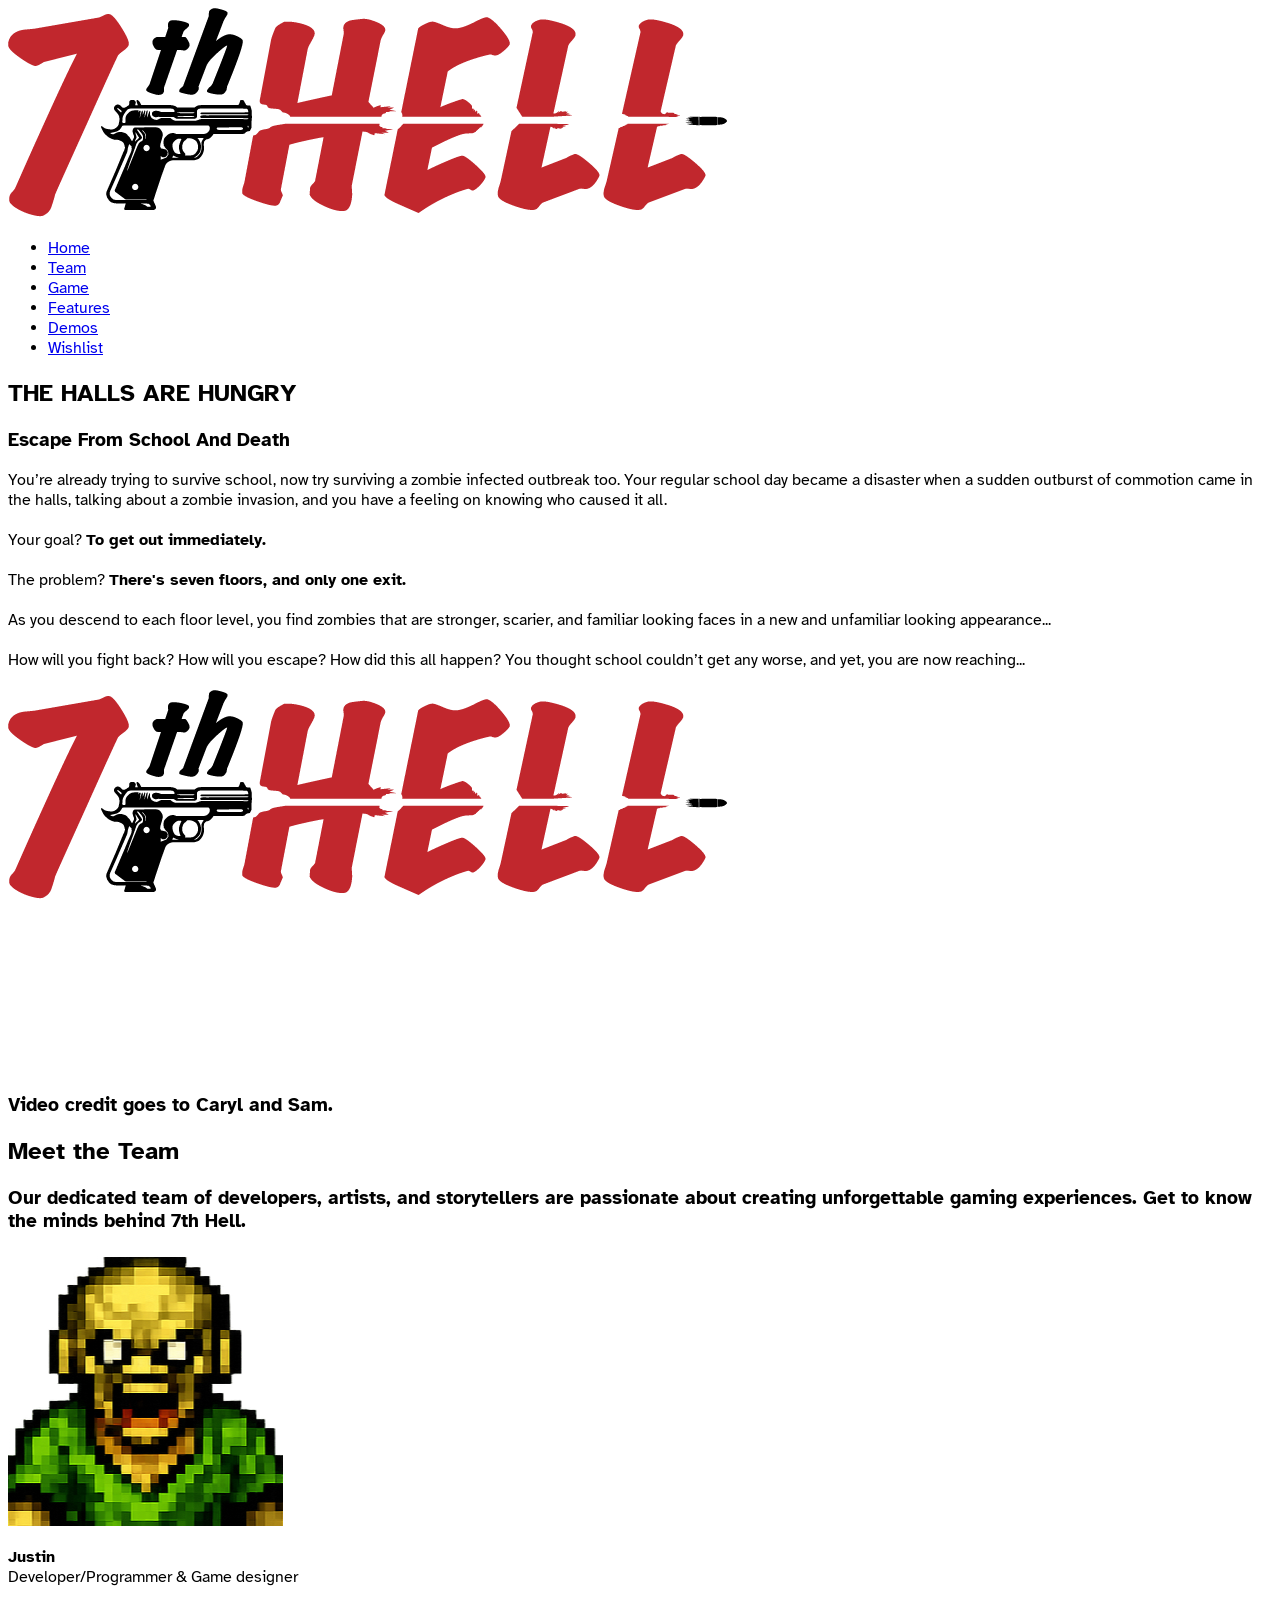
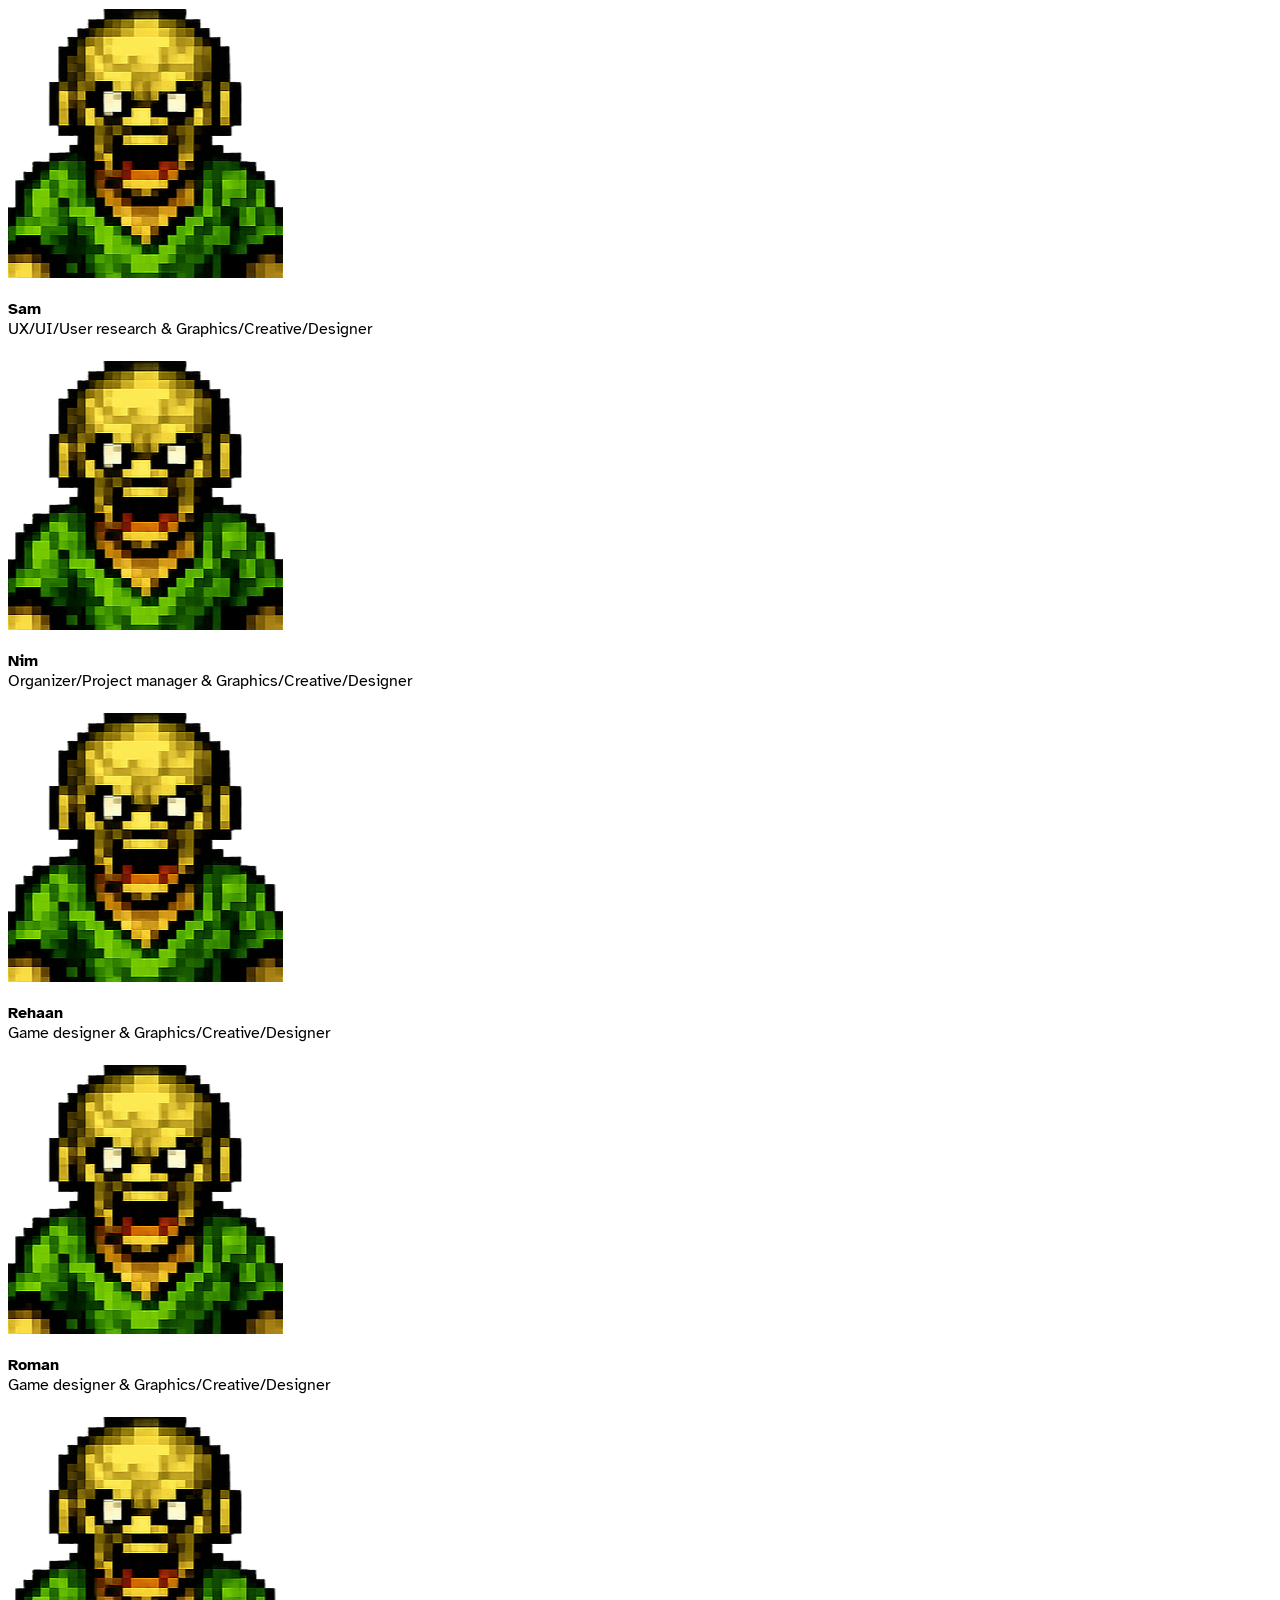
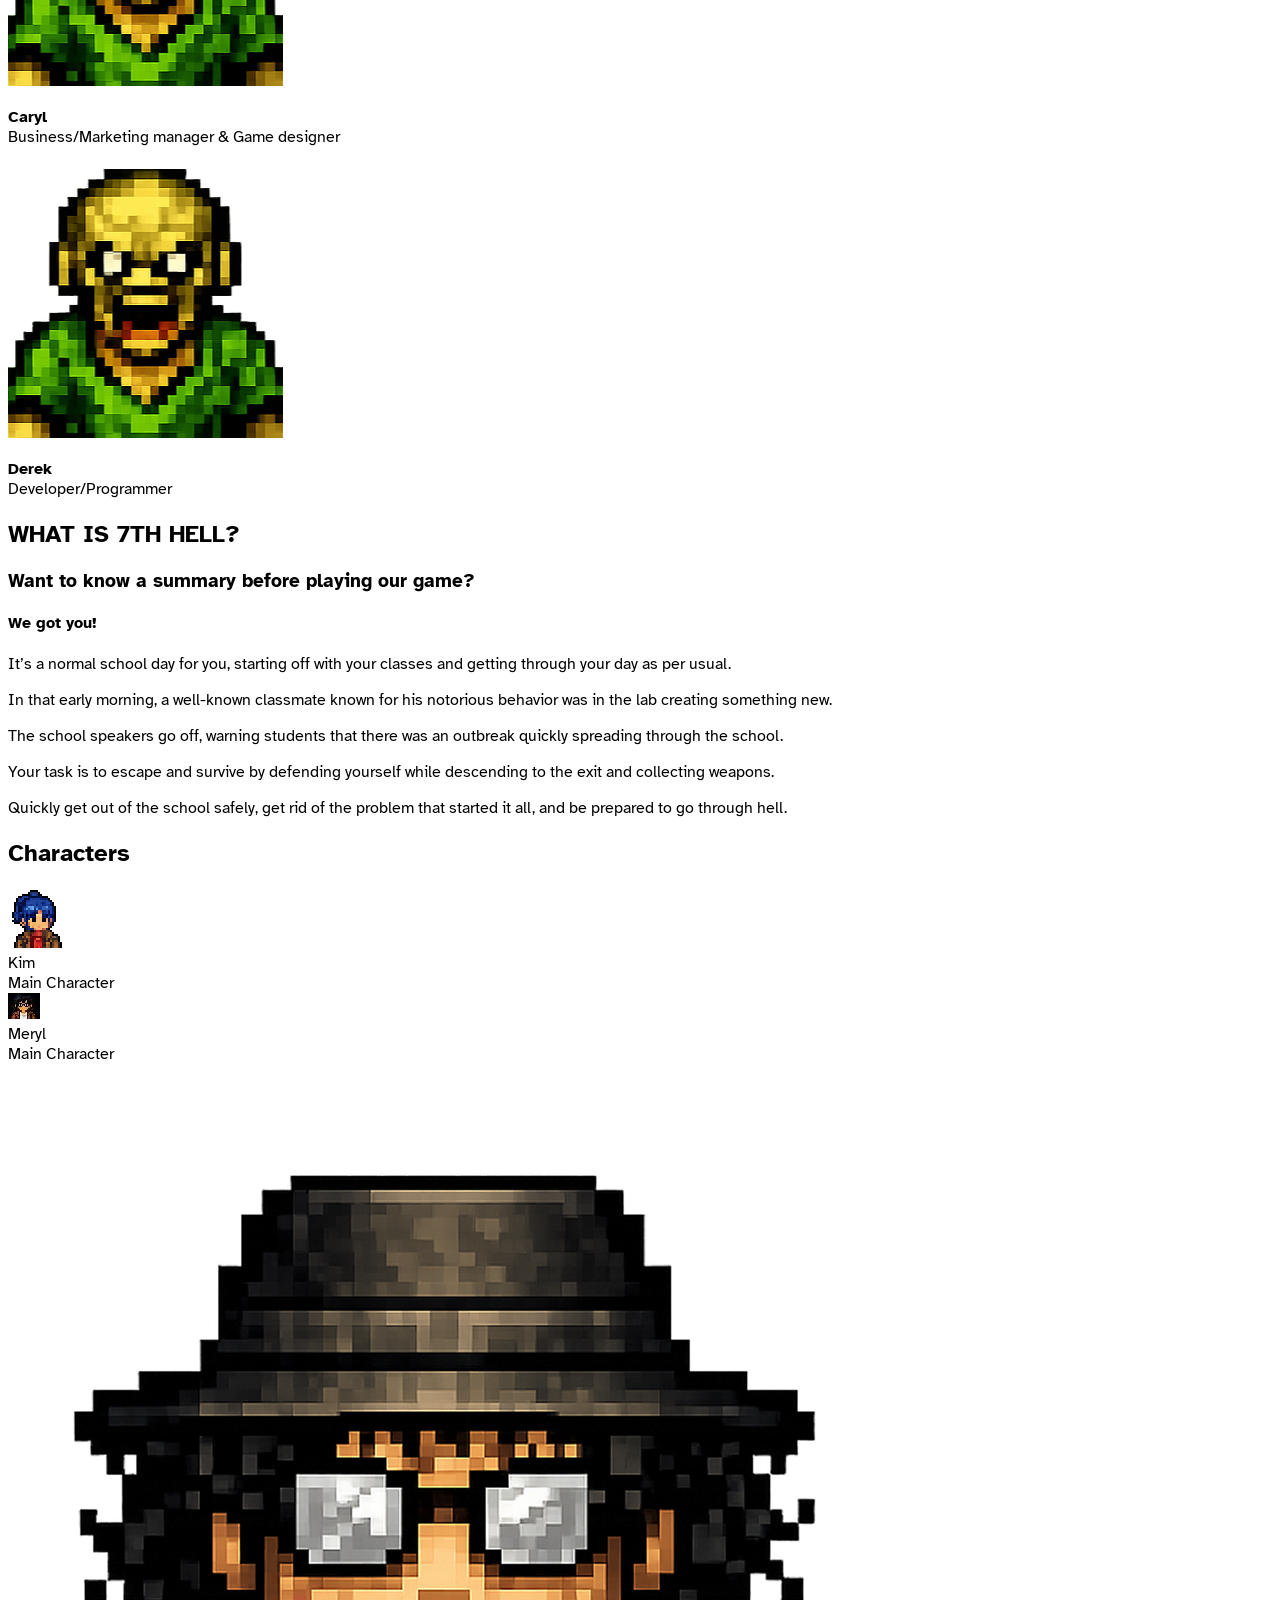
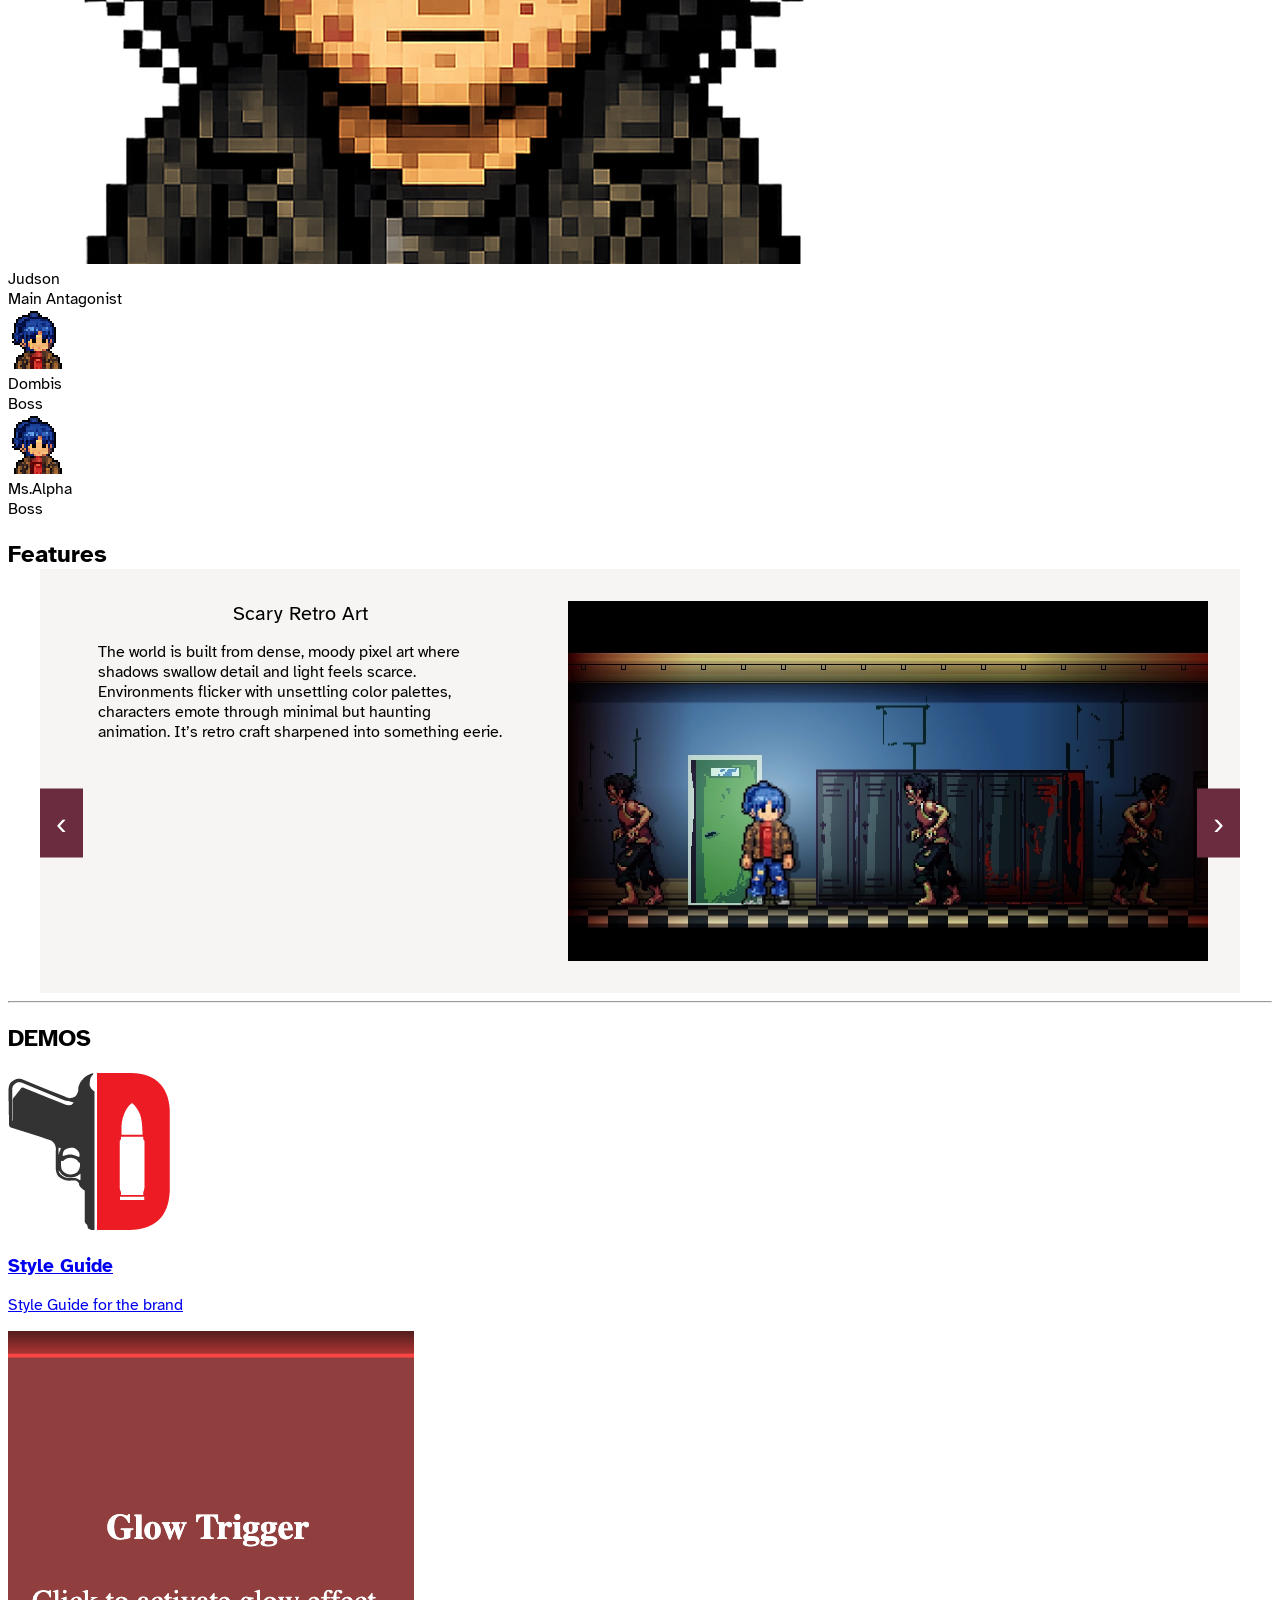
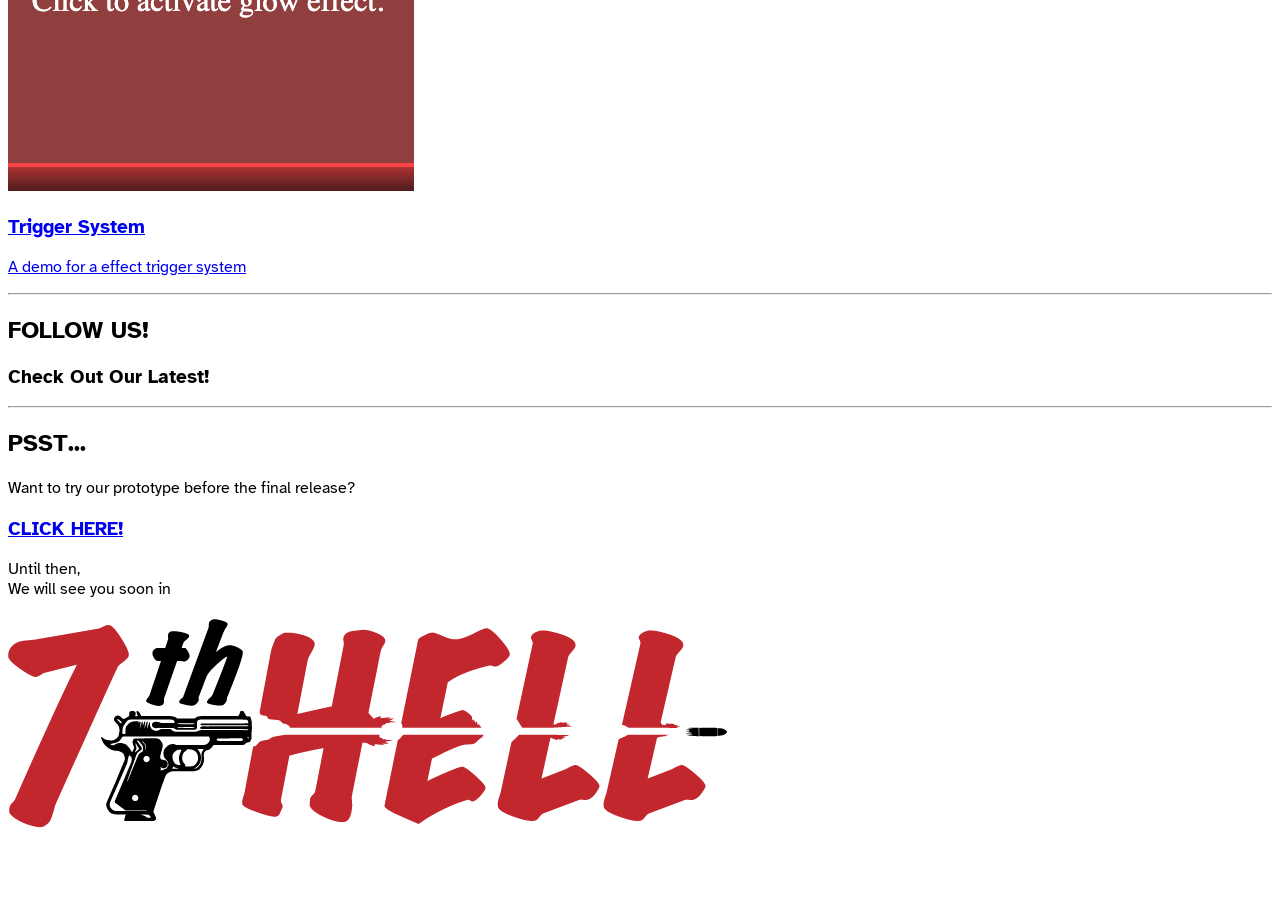
<file: index.html>
<!doctype html>
<html lang="en">
    <head>
        <meta charset="UTF-8" />
        <meta name="viewport" content="width=device-width, initial-scale=1.0" />

        <link rel="preconnect" href="https://fonts.googleapis.com" />
        <link rel="preconnect" href="https://fonts.gstatic.com" crossorigin />
        <link
            href="https://fonts.googleapis.com/css2?family=Atkinson+Hyperlegible:ital,wght@0,400;0,700;1,400;1,700&display=swap"
            rel="stylesheet"
        />

        <title>7th Hell</title>

        <link href="styles.css" rel="stylesheet" />

        <!-- <link
            rel="stylesheet"
            href="https://cdnjs.cloudflare.com/ajax/libs/font-awesome/6.5.2/css/all.min.css"
        /> -->

        <script src="script.js" defer></script>
        <script async src="https://platform.twitter.com/widgets.js"></script>
    </head>

    <body>
        <header class="header__ui">
            <img
                src="images/logos/7thHell_Logo.png"
                alt="7th Hell Logo"
                class="logo__7thHell"
            />

            <nav class="nav__bar">
                <ul class="nav__links">
                    <li><a href="#home" class="nav__item">Home</a></li>
                    <li><a href="#team" class="nav__item">Team</a></li>
                    <li><a href="#game" class="nav__item">Game</a></li>
                    <li><a href="#features" class="nav__item">Features</a></li>
                    <li><a href="#demos" class="nav__item">Demos</a></li>
                    <li><a href="#wishlist" class="nav__item">Wishlist</a></li>
                </ul>
            </nav>
        </header>

        <main>
            <section class="home__ui" id="home">
                <h2>THE HALLS ARE HUNGRY</h2>
                <h3>Escape From School And Death</h3>

                <div class="alignment__ui">
                    <p>
                        You’re already trying to survive school, now try
                        surviving a zombie infected outbreak too. Your regular
                        school day became a disaster when a sudden outburst of
                        commotion came in the halls, talking about a zombie
                        invasion, and you have a feeling on knowing who caused
                        it all.

                        <br /><br />

                        Your goal?
                        <strong>To get out immediately.</strong>

                        <br /><br />

                        The problem?
                        <strong
                            >There's seven floors, and only one exit.</strong
                        >

                        <br /><br />

                        As you descend to each floor level, you find zombies
                        that are stronger, scarier, and familiar looking faces
                        in a new and unfamiliar looking appearance...

                        <br /><br />

                        How will you fight back? How will you escape? How did
                        this all happen? You thought school couldn’t get any
                        worse, and yet, you are now reaching...

                        <br /><br />

                        <img
                            src="images/logos/7thHell_Logo.png"
                            alt="7th Hell Logo"
                            class="logo__home"
                        />
                    </p>

                    <div class="zombie__section">
                        <!-- <img
                            src="images/examples/zombieTypes.jpg"
                            alt="7th Hell Zombie Types"
                            class="zombies__picture"
                        /> -->
                        <iframe
                            src="https://www.youtube.com/embed/XiJnJiuoRTA?autoplay=1&mute=1&playsinline=1"
                            title="YouTube video player"
                            frameborder="0"
                            allow="
                                accelerometer;
                                autoplay;
                                clipboard-write;
                                encrypted-media;
                                gyroscope;
                                picture-in-picture;
                                web-share;
                            "
                            allowfullscreen
                            class="zombies__video"
                        ></iframe>

                        <h3>Video credit goes to Caryl and Sam.</h3>
                    </div>
                </div>
            </section>

            <div class="gradient__section">
                <section class="team__section" id="team">
                    <h2>Meet the Team</h2>

                    <h3>
                        Our dedicated team of developers, artists, and
                        storytellers are passionate about creating unforgettable
                        gaming experiences. Get to know the minds behind 7th
                        Hell.
                    </h3>

                    <div class="team__members">
                        <div class="team__member__justin team__member">
                            <img
                                src="images/team/basiczombie-front.png"
                                alt="Justin's Picture"
                                class="team__member__image"
                            />

                            <p>
                                <strong>Justin</strong><br />
                                Developer/Programmer & Game designer
                            </p>
                        </div>

                        <div class="team__member__sam team__member">
                            <img
                                src="images/team/basiczombie-front.png"
                                alt="Sam's Picture"
                                class="team__member__image"
                            />

                            <p>
                                <strong>Sam</strong><br />
                                UX/UI/User research & Graphics/Creative/Designer
                            </p>
                        </div>

                        <div class="team__member__nim team__member">
                            <img
                                src="images/team/basiczombie-front.png"
                                alt="Nim's Picture"
                                class="team__member__image"
                            />

                            <p>
                                <strong>Nim</strong><br />
                                Organizer/Project manager &
                                Graphics/Creative/Designer
                            </p>
                        </div>

                        <div class="team__member__rehaan team__member">
                            <img
                                src="images/team/basiczombie-front.png"
                                alt="Rehaan's Picture"
                                class="team__member__image"
                            />

                            <p>
                                <strong>Rehaan</strong><br />
                                Game designer & Graphics/Creative/Designer
                            </p>
                        </div>

                        <div class="team__member__roman team__member">
                            <img
                                src="images/team/basiczombie-front.png"
                                alt="Roman's Picture"
                                class="team__member__image"
                            />

                            <p>
                                <strong>Roman</strong><br />
                                Game designer & Graphics/Creative/Designer
                            </p>
                        </div>

                        <div class="team__member__caryl team__member">
                            <img
                                src="images/team/basiczombie-front.png"
                                alt="Caryl's Picture"
                                class="team__member__image"
                            />

                            <p>
                                <strong>Caryl</strong><br />
                                Business/Marketing manager & Game designer
                            </p>
                        </div>

                        <div class="team__member__derek team__member">
                            <img
                                src="images/team/basiczombie-front.png"
                                alt="Derek's Picture"
                                class="team__member__image"
                            />

                            <p>
                                <strong>Derek</strong><br />
                                Developer/Programmer
                            </p>
                        </div>
                    </div>
                </section>

                <div class="game__heading">
                    <h2 class="game__heading__title">WHAT IS 7TH HELL?</h2>

                    <h3 class="game__heading__subtitle">
                        Want to know a summary before playing our game?
                    </h3>

                    <h4 class="game__heading__description">We got you!</h4>
                </div>

                <section class="game__section" id="game">
                    <p class="game__summary game__summary__1">
                        It’s a normal school day for you, starting off with your
                        classes and getting through your day as per usual.
                    </p>

                    <p class="game__summary game__summary__2">
                        In that early morning, a well-known classmate known for
                        his notorious behavior was in the lab creating something
                        new.
                    </p>

                    <p class="game__summary game__summary__3">
                        The school speakers go off, warning students that there
                        was an outbreak quickly spreading through the school.
                    </p>

                    <p class="game__summary game__summary__4">
                        Your task is to escape and survive by defending yourself
                        while descending to the exit and collecting weapons.
                    </p>

                    <p class="game__summary game__summary__5">
                        Quickly get out of the school safely, get rid of the
                        problem that started it all, and be prepared to go
                        through hell.
                    </p>
                </section>
                <section class="characters-section">
                    <h2 class="characters-section__title">Characters</h2>

                    <div class="characters-section__scrollable">
                        <div class="character-card">
                            <img
                                src="images/characters/kim_placeholder.png"
                                alt="kim_placeholder"
                                class="character-card__image"
                            />
                            <div class="character-card__info">
                                <div class="character-card__name">Kim</div>
                                <div class="character-card__role">
                                    Main Character
                                </div>
                            </div>
                        </div>
                        <div class="character-card">
                            <img
                                src="images/characters/meryl.png"
                                alt="meryl"
                                class="character-card__image"
                            />
                            <div class="character-card__info">
                                <div class="character-card__name">Meryl</div>
                                <div class="character-card__role">
                                    Main Character
                                </div>
                            </div>
                        </div>
                        <div class="character-card">
                            <img
                                src="images/characters/chudson.png"
                                alt="judson"
                                class="character-card__image"
                            />
                            <div class="character-card__info">
                                <div class="character-card__name">Judson</div>
                                <div class="character-card__role">
                                    Main Antagonist
                                </div>
                            </div>
                        </div>
                        <div class="character-card">
                            <img
                                src="./images/kim_placeholder.png"
                                alt="dombis"
                                class="character-card__image"
                            />
                            <div class="character-card__info">
                                <div class="character-card__name">Dombis</div>
                                <div class="character-card__role">Boss</div>
                            </div>
                        </div>
                        <div class="character-card">
                            <img
                                src="./images/kim_placeholder.png"
                                alt="ms-alpha"
                                class="character-card__image"
                            />
                            <div class="character-card__info">
                                <div class="character-card__name">Ms.Alpha</div>
                                <div class="character-card__role">Boss</div>
                            </div>
                        </div>
                    </div>
                </section>
                <h2 class="carousel__title game__heading__title">Features</h2>
                <div class="carousel" id="features">
                    <button
                        class="carousel__nav carousel__nav--prev"
                        aria-label="Move carousel left button"
                    >
                        ‹
                    </button>

                    <div class="carousel__track">
                        <div class="carousel__slide">
                            <div class="slide__content">
                                <h3 class="slide__title">Dynamic battles</h3>

                                <p class="slide__text">
                                    Use a variety of skills and items to fight
                                    your way through the corrupted school!
                                </p>
                            </div>

                            <div class="slide__image">
                                <img
                                    src="images/carousel/battle.webp"
                                    alt="battle screen in game"
                                />
                            </div>
                        </div>

                        <div class="carousel__slide">
                            <div class="slide__content">
                                <h3 class="slide__title">Captivating Story</h3>

                                <p class="slide__text">
                                    Get immersed in the fast-paced story that
                                    will have you at the edge of your seat!
                                    Uncover darker stories as you descend the
                                    levels.
                                </p>
                            </div>

                            <div class="slide__image">
                                <img
                                    src="images/carousel/intro_page_2.webp"
                                    alt="story intro screen"
                                />
                            </div>
                        </div>

                        <div class="carousel__slide">
                            <div class="slide__content">
                                <h3 class="slide__title">Scary Retro Art</h3>

                                <p class="slide__text">
                                    The world is built from dense, moody pixel
                                    art where shadows swallow detail and light
                                    feels scarce. Environments flicker with
                                    unsettling color palettes, characters emote
                                    through minimal but haunting animation. It’s
                                    retro craft sharpened into something eerie.
                                </p>
                            </div>

                            <div class="slide__image">
                                <img
                                    src="images/carousel/scary_retro_art.webp"
                                    alt="hallway scene"
                                />
                            </div>
                        </div>
                    </div>

                    <button
                        class="carousel__nav carousel__nav--next"
                        aria-label="Move carousel right button"
                    >
                        ›
                    </button>
                </div>
                <div class="demos" id="demos">
                    <section class="demos">
                        <hr />

                        <h2 class="demos__heading">DEMOS</h2>

                        <div class="demos__container">
                            <article class="demos__item">
                                <a class="article-link" href="style_guide.html">
                                    <img
                                        src="images/logos/derek-logo-1-RED.png"
                                        alt="Demo screenshot 1"
                                        class="demos__image"
                                    />

                                    <h3 class="demos__title">Style Guide</h3>

                                    <p class="demos__description">
                                        Style Guide for the brand
                                    </p>
                                </a>
                            </article>

                            <article class="demos__item">
                                <a
                                    class="article-link"
                                    href="trigger_system.html"
                                >
                                    <img
                                        src="images/examples/trigger.png"
                                        alt="Demo screenshot 2"
                                        class="demos__image"
                                    />

                                    <h3 class="demos__title">Trigger System</h3>

                                    <p class="demos__description">
                                        A demo for a effect trigger system
                                    </p>
                                </a>
                            </article>
                        </div>

                        <hr />
                    </section>
                </div>
                <footer class="wishlist__section" id="wishlist">
                    <section class="social-media">
                        <div class="socials">
                            <h2 class="socials-heading">FOLLOW US!</h2>

                            <div class="social-links">
                                <a
                                    href="https://twitter.com/7eventhhell"
                                    target="_blank"
                                    rel="noopener noreferrer"
                                    aria-label="Visit our Twitter page"
                                >
                                    <i class="fa-brands fa-twitter"></i>
                                </a>
                            </div>

                            <div>
                                <h3 class="tweets-heading">
                                    Check Out Our Latest!
                                </h3>
                            </div>

                            <div class="tweet-container">
                                <blockquote class="twitter-tweet">
                                    <a
                                        href="https://twitter.com/7eventhHell/status/2045221925119832402"
                                    ></a>
                                </blockquote>

                                <blockquote class="twitter-tweet">
                                    <a
                                        href="https://twitter.com/7eventhHell/status/2045008706451177931"
                                    ></a>
                                </blockquote>

                                <blockquote class="twitter-tweet">
                                    <a
                                        href="https://twitter.com/7eventhHell/status/2039448766538022953"
                                    ></a>
                                </blockquote>
                            </div>
                        </div>

                        <hr />
                    </section>

                    <h2>PSST...</h2>

                    <p>Want to try our prototype before the final release?</p>

                    <h3>
                        <a
                            class="wishlist__button"
                            href="https://www.figma.com/proto/dEAAkjIJtkIAUS0LlNSwKe/hi-fi-7th-hell?node-id=215-594&p=f&t=7ekB4xwMlvvzVMOg-1&scaling=contain&content-scaling=fixed&page-id=7%3A3&starting-point-node-id=137%3A1004"
                            target="_blank"
                            rel="noopener noreferrer"
                        >
                            CLICK HERE!
                        </a>
                    </h3>

                    <p>
                        Until then, <br />
                        We will see you soon in <br /><br />

                        <img
                            src="images/logos/7thHell_Logo.png"
                            alt="7th Hell Logo"
                            class="logo__wishlist"
                        />
                    </p>
                </footer>

                <br /><br /><br />
            </div>
        </main>
    </body>
</html>
</file>
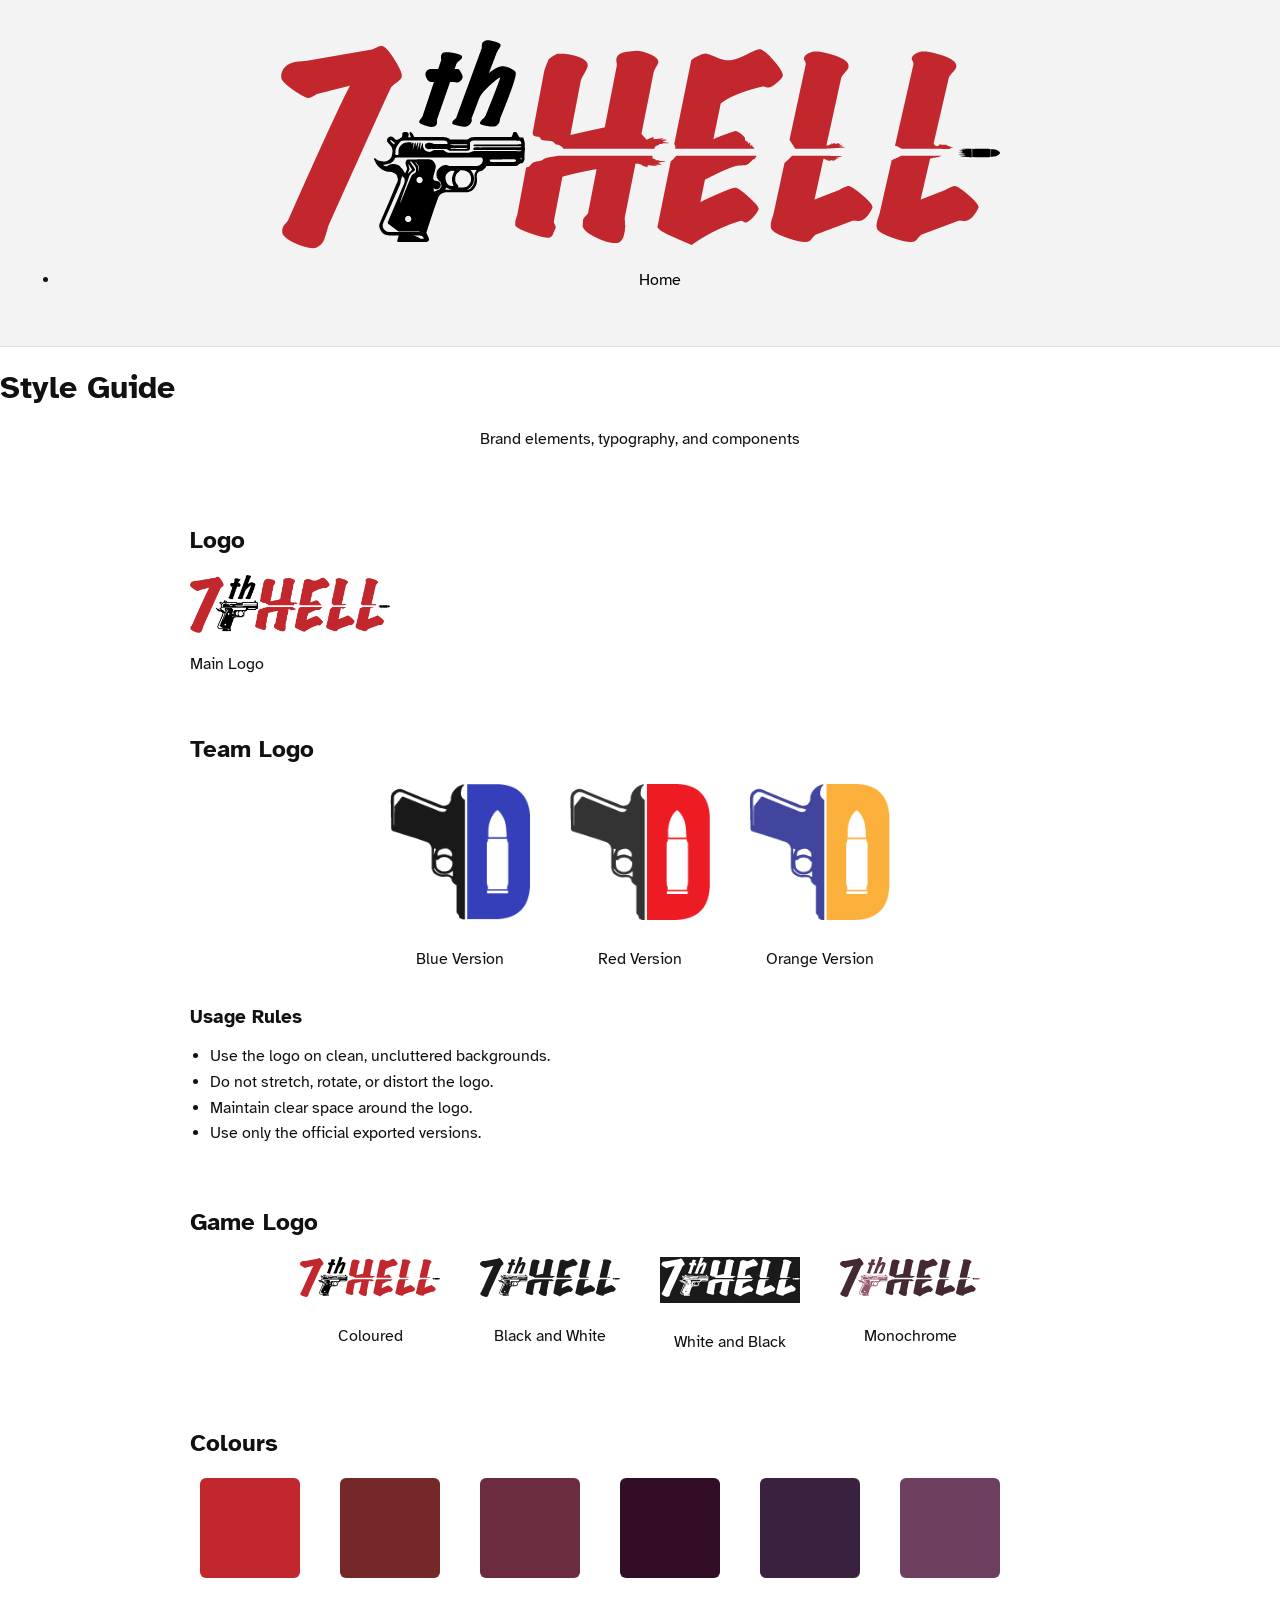
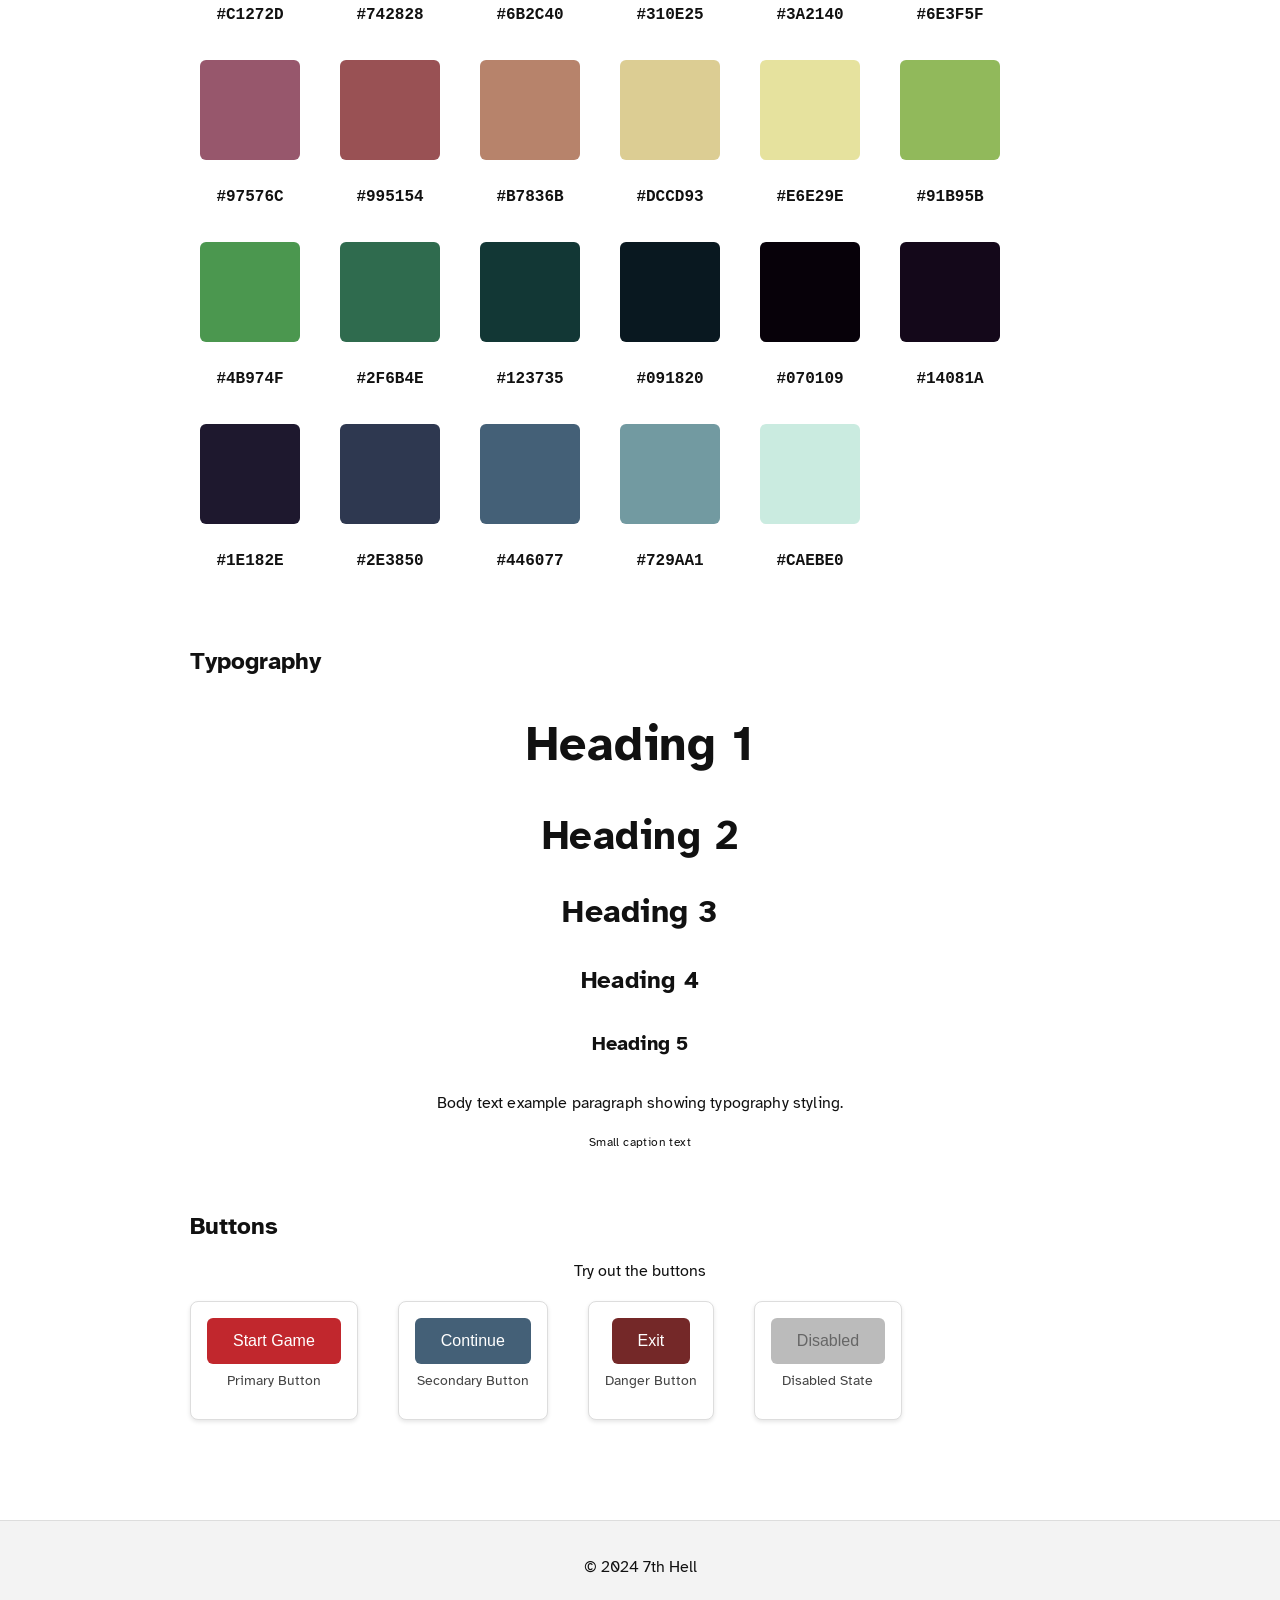
<file: style_guide.html>
<!doctype html>
<html lang="en">
    <head>
        <meta charset="UTF-8" />

        <meta name="viewport" content="width=device-width, initial-scale=1.0" />

        <title>Style Guide</title>

        <link rel="preconnect" href="https://fonts.googleapis.com" />

        <link rel="preconnect" href="https://fonts.gstatic.com" crossorigin />

        <link
            href="https://fonts.googleapis.com/css2?family=Atkinson+Hyperlegible:ital,wght@0,400;0,700;1,400;1,700&display=swap"
            rel="stylesheet"
        />

        <link rel="stylesheet" href="style_guide.css" />
    </head>

    <body>
        <!-- HEADER -->
        <header class="sg-header">
            <div class="header__ui">
                <img
                    src="images/logos/7thHell_Logo.png"
                    alt="7th Hell Logo"
                    class="logo__7thHell"
                />

                <nav class="nav__bar">
                    <ul class="nav__links">
                        <li>
                            <a href="index.html" class="nav__item"> Home </a>
                        </li>
                    </ul>
                </nav>
            </div>
        </header>

        <div class="page-heading">
            <h1>Style Guide</h1>

            <p class="sg-subtitle">
                Brand elements, typography, and components
            </p>
        </div>

        <!-- MAIN -->
        <main class="sg-container">
            <!-- LOGO -->
            <section class="sg-section">
                <h2>Logo</h2>

                <div class="logo-block">
                    <img
                        src="images/logos/7thHell_Logo.png"
                        alt="7th Hell Logo"
                        class="logo-large"
                    />

                    <p>Main Logo</p>
                </div>
            </section>

            <!-- TEAM LOGO -->
            <section class="sg-section">
                <h2>Team Logo</h2>

                <div class="team-logo-row">
                    <div class="team-logo-item">
                        <img
                            src="images/logos/derek-logo-1-BLUE.png"
                            alt="Blue version of the team logo"
                            class="team-logo-img"
                        />

                        <p>Blue Version</p>
                    </div>

                    <div class="team-logo-item">
                        <img
                            src="images/logos/derek-logo-1-RED.png"
                            alt="Red version of the team logo"
                            class="team-logo-img"
                        />

                        <p>Red Version</p>
                    </div>

                    <div class="team-logo-item">
                        <img
                            src="images/logos/derek-logo-1-WOLVERINE.png"
                            alt="Orange version of the team logo"
                            class="team-logo-img"
                        />

                        <p>Orange Version</p>
                    </div>
                </div>

                <div class="team-logo-rules">
                    <h3>Usage Rules</h3>

                    <ul>
                        <li>Use the logo on clean, uncluttered backgrounds.</li>

                        <li>Do not stretch, rotate, or distort the logo.</li>

                        <li>Maintain clear space around the logo.</li>

                        <li>Use only the official exported versions.</li>
                    </ul>
                </div>
            </section>

            <!-- GAME LOGO -->
            <section class="sg-section">
                <h2>Game Logo</h2>

                <div class="team-logo-row">
                    <div class="team-logo-item">
                        <img
                            src="images/logos/coloured_logo.svg"
                            alt="Coloured game logo"
                            class="team-logo-img"
                        />

                        <p>Coloured</p>
                    </div>

                    <div class="team-logo-item">
                        <img
                            src="images/logos/b_w_logo.svg"
                            alt="Black and white game logo"
                            class="team-logo-img"
                        />

                        <p>Black and White</p>
                    </div>

                    <div class="team-logo-item">
                        <img
                            src="images/logos/w_b_logo.svg"
                            alt="White and black game logo"
                            class="team-logo-img"
                        />

                        <p>White and Black</p>
                    </div>

                    <div class="team-logo-item">
                        <img
                            src="images/logos/monoc_logo.svg"
                            alt="Monochrome game logo"
                            class="team-logo-img"
                        />

                        <p>Monochrome</p>
                    </div>
                </div>
            </section>

            <!-- COLOURS -->
            <section class="sg-section">
                <h2>Colours</h2>

                <div class="colour-grid">
                    <div class="colour-item">
                        <div
                            class="swatch"
                            style="background-color: #c1272d"
                        ></div>
                        <p><code>#C1272D</code></p>
                    </div>

                    <div class="colour-item">
                        <div
                            class="swatch"
                            style="background-color: #742828"
                        ></div>
                        <p><code>#742828</code></p>
                    </div>

                    <div class="colour-item">
                        <div
                            class="swatch"
                            style="background-color: #6b2c40"
                        ></div>
                        <p><code>#6B2C40</code></p>
                    </div>

                    <div class="colour-item">
                        <div
                            class="swatch"
                            style="background-color: #310e25"
                        ></div>
                        <p><code>#310E25</code></p>
                    </div>

                    <div class="colour-item">
                        <div
                            class="swatch"
                            style="background-color: #3a2140"
                        ></div>
                        <p><code>#3A2140</code></p>
                    </div>

                    <div class="colour-item">
                        <div
                            class="swatch"
                            style="background-color: #6e3f5f"
                        ></div>
                        <p><code>#6E3F5F</code></p>
                    </div>

                    <div class="colour-item">
                        <div
                            class="swatch"
                            style="background-color: #97576c"
                        ></div>
                        <p><code>#97576C</code></p>
                    </div>

                    <div class="colour-item">
                        <div
                            class="swatch"
                            style="background-color: #995154"
                        ></div>
                        <p><code>#995154</code></p>
                    </div>

                    <div class="colour-item">
                        <div
                            class="swatch"
                            style="background-color: #b7836b"
                        ></div>
                        <p><code>#B7836B</code></p>
                    </div>

                    <div class="colour-item">
                        <div
                            class="swatch"
                            style="background-color: #dccd93"
                        ></div>
                        <p><code>#DCCD93</code></p>
                    </div>

                    <div class="colour-item">
                        <div
                            class="swatch"
                            style="background-color: #e6e29e"
                        ></div>
                        <p><code>#E6E29E</code></p>
                    </div>

                    <div class="colour-item">
                        <div
                            class="swatch"
                            style="background-color: #91b95b"
                        ></div>
                        <p><code>#91B95B</code></p>
                    </div>

                    <div class="colour-item">
                        <div
                            class="swatch"
                            style="background-color: #4b974f"
                        ></div>
                        <p><code>#4B974F</code></p>
                    </div>

                    <div class="colour-item">
                        <div
                            class="swatch"
                            style="background-color: #2f6b4e"
                        ></div>
                        <p><code>#2F6B4E</code></p>
                    </div>

                    <div class="colour-item">
                        <div
                            class="swatch"
                            style="background-color: #123735"
                        ></div>
                        <p><code>#123735</code></p>
                    </div>

                    <div class="colour-item">
                        <div
                            class="swatch"
                            style="background-color: #091820"
                        ></div>
                        <p><code>#091820</code></p>
                    </div>

                    <div class="colour-item">
                        <div
                            class="swatch"
                            style="background-color: #070109"
                        ></div>
                        <p><code>#070109</code></p>
                    </div>

                    <div class="colour-item">
                        <div
                            class="swatch"
                            style="background-color: #14081a"
                        ></div>
                        <p><code>#14081A</code></p>
                    </div>

                    <div class="colour-item">
                        <div
                            class="swatch"
                            style="background-color: #1e182e"
                        ></div>
                        <p><code>#1E182E</code></p>
                    </div>

                    <div class="colour-item">
                        <div
                            class="swatch"
                            style="background-color: #2e3850"
                        ></div>
                        <p><code>#2E3850</code></p>
                    </div>

                    <div class="colour-item">
                        <div
                            class="swatch"
                            style="background-color: #446077"
                        ></div>
                        <p><code>#446077</code></p>
                    </div>

                    <div class="colour-item">
                        <div
                            class="swatch"
                            style="background-color: #729aa1"
                        ></div>
                        <p><code>#729AA1</code></p>
                    </div>

                    <div class="colour-item">
                        <div
                            class="swatch"
                            style="background-color: #caebe0"
                        ></div>
                        <p><code>#CAEBE0</code></p>
                    </div>
                </div>
            </section>

            <!-- TYPOGRAPHY -->
            <section class="sg-section">
                <h2>Typography</h2>

                <div class="type-samples">
                    <h1>Heading 1</h1>

                    <h2>Heading 2</h2>

                    <h3>Heading 3</h3>

                    <h4>Heading 4</h4>

                    <h5>Heading 5</h5>

                    <p>
                        Body text example paragraph showing typography styling.
                    </p>

                    <small>Small caption text</small>
                </div>
            </section>

            <!-- BUTTONS -->
            <section class="sg-section">
                <h2>Buttons</h2>

                <p class="sg-subtitle">Try out the buttons</p>

                <div class="button-showcase">
                    <div class="button-card">
                        <button class="btn primary-btn">Start Game</button>

                        <p class="btn-label">Primary Button</p>
                    </div>

                    <div class="button-card">
                        <button class="btn secondary-btn">Continue</button>

                        <p class="btn-label">Secondary Button</p>
                    </div>

                    <div class="button-card">
                        <button class="btn danger-btn">Exit</button>

                        <p class="btn-label">Danger Button</p>
                    </div>

                    <div class="button-card">
                        <button class="btn disabled-btn" disabled>
                            Disabled
                        </button>

                        <p class="btn-label">Disabled State</p>
                    </div>
                </div>
            </section>
        </main>

        <!-- FOOTER -->
        <footer class="footer">
            <p>© 2024 7th Hell</p>
        </footer>

        <script src="style_guide.js"></script>
    </body>
</html>
</file>
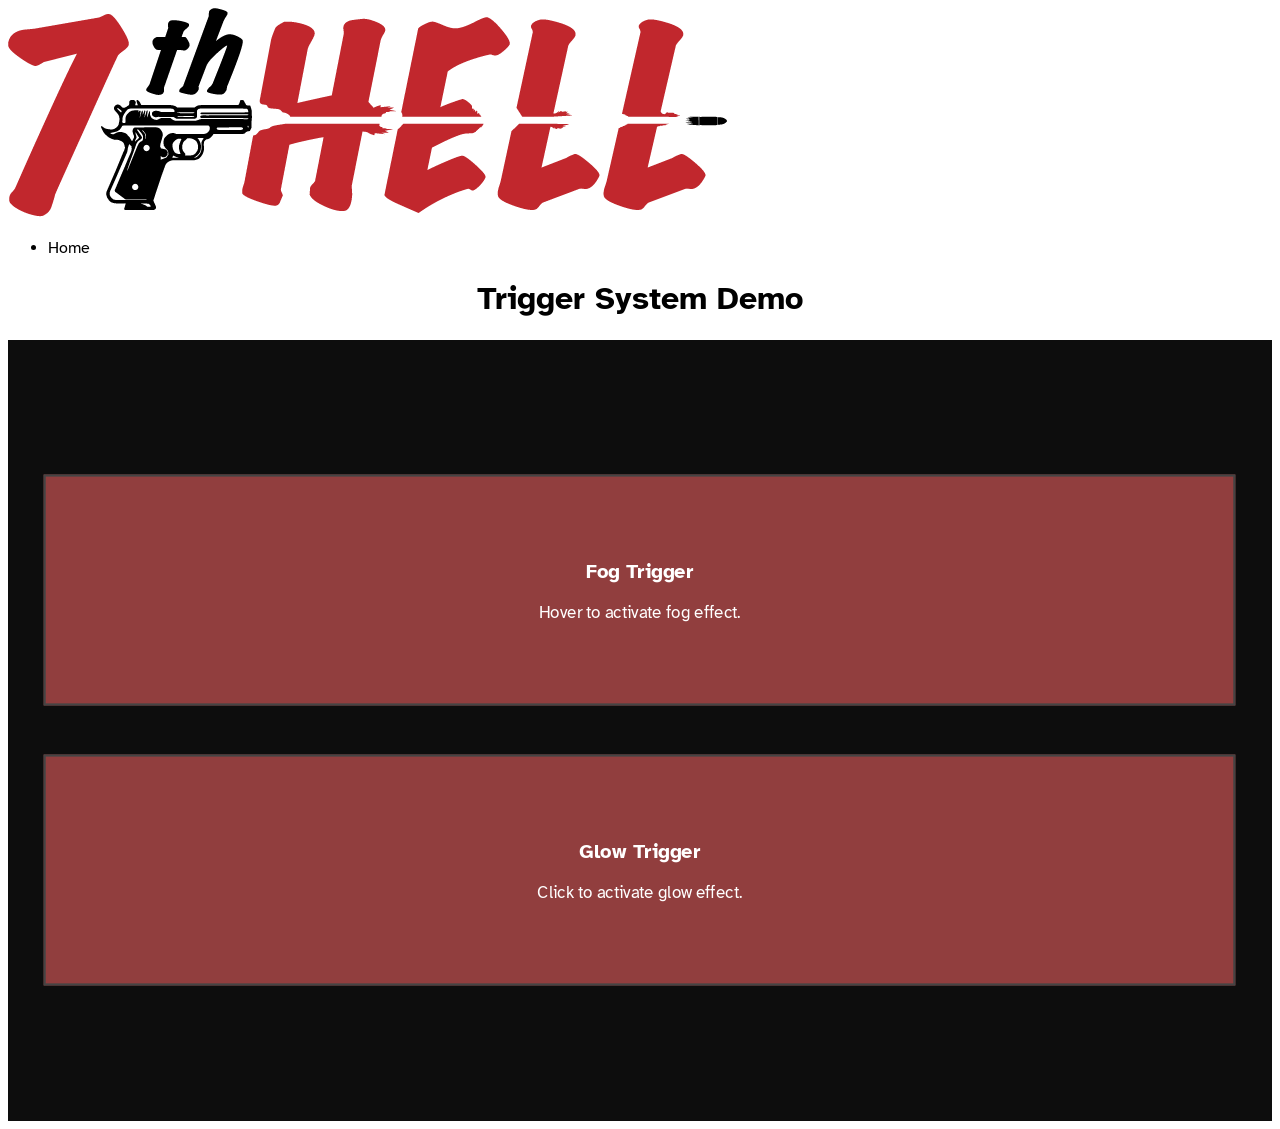
<file: trigger_system.html>
<!doctype html>
<html lang="en">
    <head>
        <meta charset="UTF-8" />
        <meta name="viewport" content="width=device-width, initial-scale=1.0" />
        <link rel="preconnect" href="https://fonts.googleapis.com" />
        <link rel="preconnect" href="https://fonts.gstatic.com" crossorigin />
        <link
            href="https://fonts.googleapis.com/css2?family=Atkinson+Hyperlegible:ital,wght@0,400;0,700;1,400;1,700&display=swap"
            rel="stylesheet"
        />
        <script src="trigger_system.js" defer></script>
        <link href="trigger_system.css" rel="stylesheet" />
        <title>7th Hell</title>
    </head>
    <body>
        <!-- NAVIGATION -->

        <header class="sg-header">
            <div class="header__ui">
                <img
                    src="images/logos/7thHell_Logo.png"
                    alt="7th Hell Logo"
                    class="logo__7thHell"
                />

                <nav class="nav__bar">
                    <ul class="nav__links">
                        <li><a href="index.html" class="nav__item">Home</a></li>
                    </ul>
                </nav>
            </div>
            <h1 class="page-title">Trigger System Demo</h1>
        </header>
        <div class="trigger-section">
            <section class="page">
                <section class="trigger-area trigger-area--fog">
                    <h3>Fog Trigger</h3>
                    <p>Hover to activate fog effect.</p>
                </section>

                <section class="trigger-area trigger-area--glow">
                    <h3>Glow Trigger</h3>
                    <p>Click to activate glow effect.</p>
                </section>
            </section>
        </div>
    </body>
</html>
</file>
<file: styles.css>
:root {
    --carousel-background: #f7f5f3;
    font-size: 16px;
    font-family: "Atkinson Hyperlegible", sans-serif;
}

.carousel {
    position: relative;
    overflow: hidden;
    width: 100%;
    max-width: 1200px;
    margin: auto;
}

.carousel__title {
    font-weight: 700;
    font-style: normal;
    font-size: 1.5rem;
    margin-bottom: 0;
}

.carousel__track {
    display: flex;
    transition: transform 0.5s ease;
    height: auto;
}

.carousel__slide {
    min-width: 100%;
    display: flex;
    flex-direction: column-reverse;
    background-color: var(--carousel-background);
}

.slide__content,
.slide__image {
    padding: 1rem 1rem 0 1rem;
    box-sizing: border-box;
}

.slide__content {
    width: 100%;
}

.slide__image {
    width: 100%;
    display: flex;
    justify-content: center;
}

.slide__title {
    font-weight: 500;
    font-style: normal;
    font-size: 1.25rem;
    text-align: center;
    margin-top: 0;
    margin-bottom: 0;
    line-height: 90%;
}

.slide__image img {
    max-width: 100%;
    max-height: 100%;
    object-fit: fill;
}

.carousel__nav {
    position: absolute;
    top: 60%;
    transform: translateY(-50%);
    background: #6b2c40;
    color: white;
    border: none;
    padding: 0.75rem;
    cursor: pointer;
    font-size: 1.5rem;
    z-index: 10;
}

.carousel__nav--prev {
    left: 0;
}
.carousel__nav--next {
    right: 0;
}

@media (min-width: 37.5em) {
    .carousel__title {
        text-align: left;
    }

    .carousel__slide {
        flex-direction: row;
    }

    .slide__content,
    .slide__image {
        padding: 2rem;
    }

    .slide__content {
        width: 40%;
        margin-left: 2vw;
    }

    .slide__image {
        width: 60%;
    }
}

@media (min-width: 48em) {
    .slide__title {
        margin-bottom: 0;
        line-height: normal;
    }

    .carousel__nav {
        font-size: 2rem;
        padding: 1rem;
    }
}

@media (min-width: 64em) {
    /* Add any laptop/desktop‑specific overrides here */
}
</file>
<file: style_guide.css>
@import "styles.css";

/* =========================================
   GENERAL
   ========================================= */
body {
    margin: 0;
    padding: 0;
    font-family: "Atkinson Hyperlegible", sans-serif;
    background: #fff;
    color: #111;
}

header {
    padding: 2rem;
    border-bottom: 1px solid #ddd;
}

main {
    padding: 2rem;
}

/* =========================================
   LINKS
   ========================================= */
a:link {
    color: black;
    text-decoration: none;
}

a:visited {
    color: black;
}

a:hover {
    color: #729aa1;
    text-decoration: underline;
}

a:active {
    color: #dccd93;
}

/* =========================================
   STYLE GUIDE HEADER
   ========================================= */
.sg-header {
    text-align: center;
    padding: 40px 20px;
    background: #f3f3f3;
}

.sg-subtitle {
    text-align: center;
}

.sg-logo {
    width: 120px;
    margin-bottom: 10px;
}

.sg-container {
    max-width: 900px;
    margin: 0 auto;
    padding: 40px 20px;
}

.sg-section {
    margin-bottom: 60px;
}

.sg-section h2 {
    margin-bottom: 20px;
}

/* =========================================
   LOGOS
   ========================================= */
.logo-large {
    width: 200px;
}

.team-logo-row {
    display: flex;
    justify-content: center;
    gap: 40px;
    flex-wrap: wrap;
    margin-bottom: 20px;
}

.team-logo-item {
    text-align: center;
}

.team-logo-img {
    width: 140px;
    height: auto;
    margin-bottom: 8px;
}

.team-logo-rules h3 {
    margin-bottom: 10px;
}

.team-logo-rules ul {
    padding-left: 20px;
    line-height: 1.6;
}

/* =========================================
   COLOURS
   ========================================= */
.placeholder {
    color: #777;
    margin-bottom: 10px;
}

.colour-grid {
    display: flex;
    flex-wrap: wrap;
    gap: 20px;
    justify-content: flex-start;
}

.colour-item {
    flex: 0 0 auto;
    display: flex;
    flex-direction: column;
    justify-content: center;
    align-items: center;
    min-width: 120px;
    text-align: center;
    font-weight: bold;
}

.swatch {
    width: 100px;
    height: 100px;
    border-radius: 6px;
    margin-bottom: 10px;
}

.empty {
    background: #e0e0e0;
    border: 1px dashed #aaa;
}

/* =========================================
   TYPOGRAPHY
   ========================================= */
.typography-section {
    font-family: "Dogica", sans-serif;
    background-color: #f9f9f9;
    border: 1px solid #ddd;
    padding: 3rem 2rem;
    margin: 4rem 0;
    border-radius: 8px;
}

.typography-section h2 {
    font-family: "Dogica", sans-serif;
    margin-bottom: 2rem;
    text-transform: uppercase;
    letter-spacing: 1px;
}

.type-samples {
    text-align: center;
}

.type-samples h1 {
    font-size: 48px;
    line-height: 56px;
    letter-spacing: 0.5px;
}

.type-samples h2 {
    font-size: 40px;
    line-height: 48px;
    letter-spacing: 0.5px;
}

.type-samples h3 {
    font-size: 32px;
    line-height: 40px;
    letter-spacing: 0.25px;
}

.type-samples h4 {
    font-size: 24px;
    line-height: 32px;
    letter-spacing: 0.25px;
}

.type-samples h5 {
    font-size: 20px;
    line-height: 28px;
    letter-spacing: 0.15px;
}

.type-samples p {
    font-size: 16px;
    line-height: 24px;
    letter-spacing: 0.15px;
}

.type-samples small {
    font-size: 12px;
    line-height: 16px;
    letter-spacing: 0.4px;
}

.type-sample {
    margin-bottom: 20px;
}

.other-content {
    margin-top: 4rem;
}

/* =========================================
   BUTTONS
   ========================================= */
.button-showcase {
    display: flex;
    gap: 40px;
    flex-wrap: wrap;
    margin-top: 20px;
}

.button-card {
    background-color: #fff;
    border: 1px solid #ddd;
    border-radius: 8px;
    padding: 1rem;
    box-shadow: 0 2px 4px rgba(0, 0, 0, 0.1);
    transition: box-shadow 0.3s ease;
    text-align: center;
}

.button-card:hover {
    box-shadow: 0 4px 8px rgba(0, 0, 0, 0.15);
}

.btn {
    padding: 14px 26px;
    border: none;
    border-radius: 6px;
    font-size: 16px;
    cursor: pointer;
    transition: 0.2s ease;
}

.primary-btn {
    background: #c1272d;
    color: white;
}

.primary-btn:hover {
    background: #a02024;
}

.secondary-btn {
    background: #446077;
    color: white;
}

.secondary-btn:hover {
    background: #3a5266;
}

.danger-btn {
    background: #742828;
    color: white;
}

.danger-btn:hover {
    background: #5e1f1f;
}

.disabled-btn {
    background: #bbb;
    color: #666;
    cursor: not-allowed;
}

.btn-label {
    margin-top: 8px;
    font-size: 14px;
    color: #444;
}

.button-row {
    display: flex;
    gap: 20px;
}

/* =========================================
   COMPONENTS
   ========================================= */
.component-card {
    background-color: #fff;
    border: 1px solid #ddd;
    border-radius: 8px;
    padding: 1rem;
    box-shadow: 0 2px 4px rgba(0, 0, 0, 0.1);
    transition: box-shadow 0.3s ease;
    max-width: 400px;
    margin-bottom: 30px;
}

.component-card:hover {
    box-shadow: 0 4px 8px rgba(0, 0, 0, 0.15);
}

.card-img {
    width: 100%;
    border-radius: 4px;
    margin-bottom: 10px;
}

/* =========================================
   FOOTER
   ========================================= */
.footer {
    text-align: center;
    padding: 20px;
    background: #f3f3f3;
    border-top: 1px solid #ddd;
}
</file>
<file: trigger_system.css>
@import "styles.css";

body {
    font-family: "Atkinson Hyperlegible", sans-serif;
}

/* ===========================
   LINKS
   =========================== */
a:link {
    color: black;
    text-decoration: none;
}

a:visited {
    color: black;
}

a:hover {
    color: #729aa1;
    text-decoration: underline;
}

a:active {
    color: #dccd93;
}

.page-title {
    text-align: center;
}

.trigger-section .page {
    padding: 80px 0;
    background: #0d0d0d;
    color: white;
    text-align: center;
}

.trigger-section .trigger-area {
    padding: 60px;
    margin: 60px auto;
    width: 80%;
    background: #913e3e;
    border: 2px solid #444;
    transition: 0.4s ease;
}

.trigger-section .trigger-area--fog:hover {
    background: #300;
    filter: brightness(0.7);
}

.trigger-section .trigger-area.glow-active {
    box-shadow: 0 0 25px 5px #ff4444;
    border-color: #ff4444;
}

.trigger-section .trigger-area.scroll-active {
    transform: scale(1.05);
}
</file>
